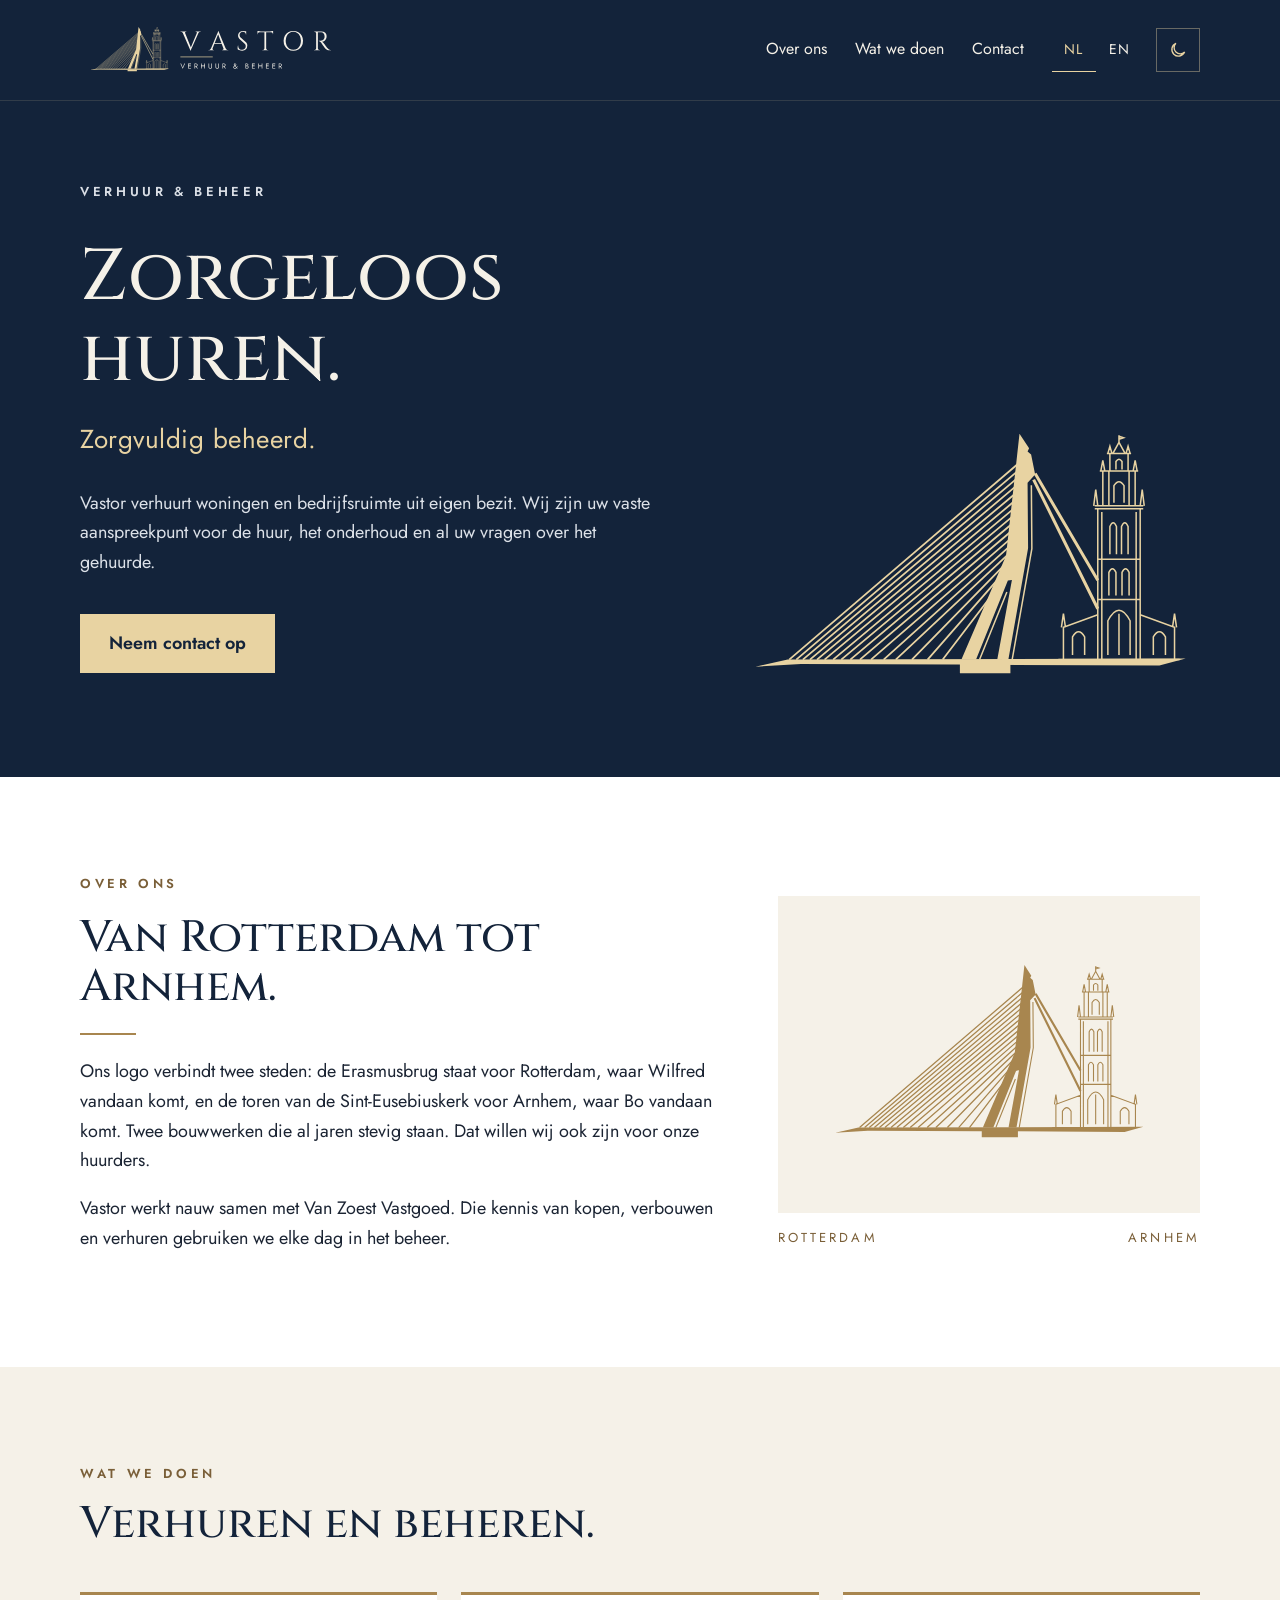
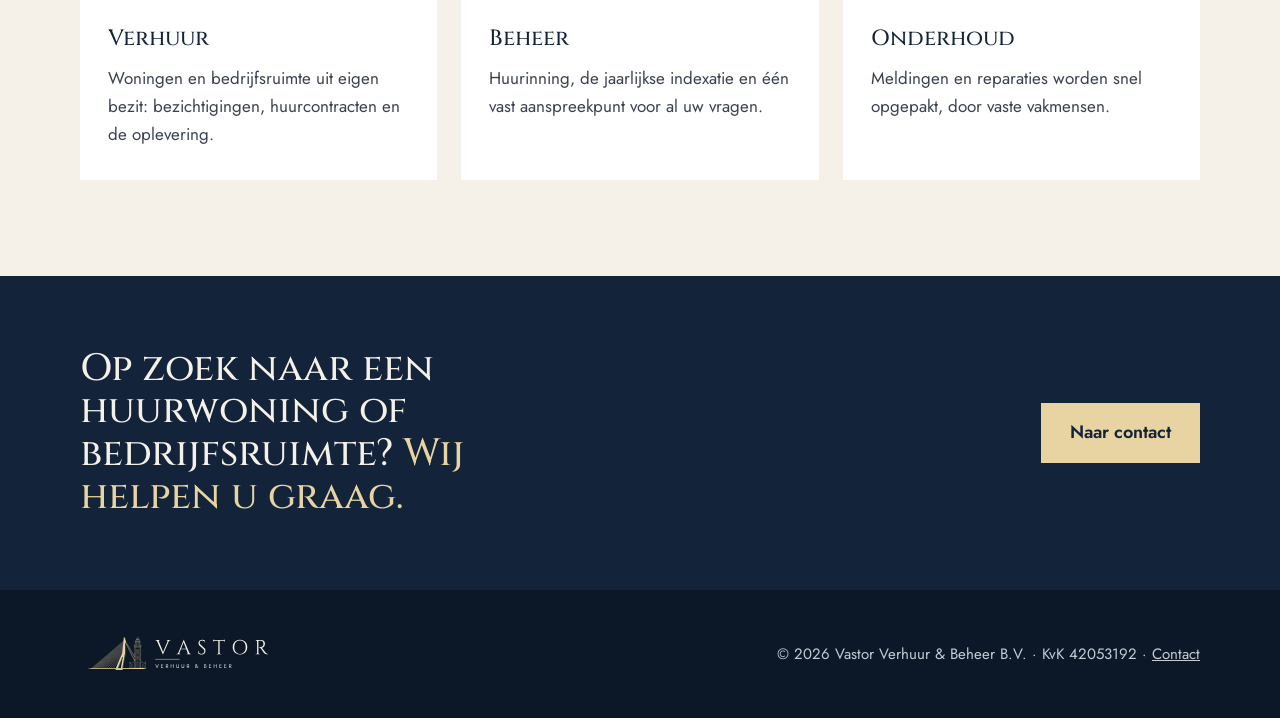
<file: index.html>
﻿<!doctype html>
<html lang="nl">
<head>
<meta charset="utf-8">
<meta name="viewport" content="width=device-width, initial-scale=1">
<title>Vastor Verhuur &amp; Beheer · Zorgeloos huren, zorgvuldig beheerd</title>
<meta name="description" content="Vastor Verhuur &amp; Beheer verhuurt en beheert vastgoed in eigen beheer. Persoonlijk, betrouwbaar en met heldere afspraken.">
<meta property="og:type" content="website">
<meta property="og:site_name" content="Vastor Verhuur &amp; Beheer">
<meta property="og:title" content="Vastor Verhuur &amp; Beheer · Zorgeloos huren, zorgvuldig beheerd">
<meta property="og:description" content="Vastor Verhuur &amp; Beheer verhuurt en beheert vastgoed in eigen beheer. Persoonlijk, betrouwbaar en met heldere afspraken.">
<meta property="og:url" content="https://vastorbeheer.nl/">
<meta property="og:locale" content="nl_NL">
<meta property="og:image" content="https://vastorbeheer.nl/assets/og-image.png">
<meta property="og:image:width" content="1200">
<meta property="og:image:height" content="627">
<meta name="twitter:card" content="summary_large_image">
<link rel="alternate" hreflang="nl" href="index.html">
<link rel="alternate" hreflang="en" href="en/index.html">
<meta name="color-scheme" content="light dark">
<script>try{var t=localStorage.getItem("vastor-thema");if(t)document.documentElement.setAttribute("data-theme",t)}catch(e){}</script>
<link rel="icon" href="assets/favicon.svg" type="image/svg+xml">
<link rel="apple-touch-icon" href="assets/apple-touch-icon.png">
<link rel="stylesheet" href="assets/style.css">
<script src="assets/thema.js" defer></script>
</head>
<body>

<header class="kop">
  <div class="container">
    <a class="logo" href="index.html"><img src="assets/logo-horizontaal-op-blauw.svg" alt="Vastor Verhuur &amp; Beheer" width="260" height="64"></a>
    <div class="navigatie">
      <nav aria-label="Hoofdmenu">
        <ul class="menu">
          <li><a href="#over">Over ons</a></li>
          <li><a href="#diensten">Wat we doen</a></li>
          <li><a href="contact.html">Contact</a></li>
        </ul>
      </nav>
      <div class="instellingen">
        <div class="taal" role="group" aria-label="Taal">
          <span aria-current="true" lang="nl">NL</span>
          <a href="en/index.html" lang="en" hreflang="en" aria-label="English">EN</a>
        </div>
        <button class="thema-knop" type="button" aria-label="Donkere weergave">
          <svg class="maan" viewBox="0 0 24 24" fill="none" stroke="currentColor" stroke-width="1.6" aria-hidden="true"><path d="M20 14.5A8 8 0 1 1 9.5 4a6.5 6.5 0 0 0 10.5 10.5Z"/></svg>
          <svg class="zon" viewBox="0 0 24 24" fill="none" stroke="currentColor" stroke-width="1.6" aria-hidden="true"><circle cx="12" cy="12" r="4"/><path d="M12 2v2M12 20v2M2 12h2M20 12h2M4.9 4.9l1.4 1.4M17.7 17.7l1.4 1.4M4.9 19.1l1.4-1.4M17.7 6.3l1.4-1.4"/></svg>
        </button>
      </div>
    </div>
  </div>
</header>

<main>
  <section class="opening">
    <div class="container">
      <img class="sier" src="assets/beeldmerk-op-blauw.svg" alt="" aria-hidden="true">
      <p class="label">Verhuur &amp; beheer</p>
      <h1>Zorgeloos huren.</h1>
      <p class="ondertitel">Zorgvuldig beheerd.</p>
      <p>Vastor verhuurt woningen en bedrijfsruimte uit eigen bezit. Wij zijn uw vaste aanspreekpunt voor de huur, het onderhoud en al uw vragen over het gehuurde.</p>
      <a class="knop" href="contact.html">Neem contact op</a>
    </div>
  </section>

  <section class="sectie over" id="over">
    <div class="container">
      <div>
        <p class="label">Over ons</p>
        <h2>Van Rotterdam tot Arnhem.</h2>
        <hr class="streep">
        <p>Ons logo verbindt twee steden: de Erasmusbrug staat voor Rotterdam, waar Wilfred vandaan komt, en de toren van de Sint-Eusebiuskerk voor Arnhem, waar Bo vandaan komt. Twee bouwwerken die al jaren stevig staan. Dat willen wij ook zijn voor onze huurders.</p>
        <p>Vastor werkt nauw samen met Van Zoest Vastgoed. Die kennis van kopen, verbouwen en verhuren gebruiken we elke dag in het beheer.</p>
      </div>
      <div>
        <div class="beeld">
          <img class="alleen-licht" src="assets/beeldmerk-nachtblauw.svg" alt="Erasmusbrug en Sint-Eusebiuskerk">
          <img class="alleen-donker" src="assets/beeldmerk-op-blauw.svg" alt="Erasmusbrug en Sint-Eusebiuskerk">
        </div>
        <div class="steden" aria-hidden="true"><span>Rotterdam</span><span>Arnhem</span></div>
      </div>
    </div>
  </section>

  <section class="sectie diensten" id="diensten">
    <div class="container">
      <p class="label">Wat we doen</p>
      <h2>Verhuren en beheren.</h2>
      <div class="raster">
        <article class="kaart">
          <h3>Verhuur</h3>
          <p>Woningen en bedrijfsruimte uit eigen bezit: bezichtigingen, huurcontracten en de oplevering.</p>
        </article>
        <article class="kaart">
          <h3>Beheer</h3>
          <p>Huurinning, de jaarlijkse indexatie en één vast aanspreekpunt voor al uw vragen.</p>
        </article>
        <article class="kaart">
          <h3>Onderhoud</h3>
          <p>Meldingen en reparaties worden snel opgepakt, door vaste vakmensen.</p>
        </article>
      </div>
    </div>
  </section>

  <section class="oproep">
    <div class="container">
      <h2>Op zoek naar een huurwoning of bedrijfsruimte? <span>Wij helpen u graag.</span></h2>
      <a class="knop" href="contact.html">Naar contact</a>
    </div>
  </section>
</main>

<footer class="voet">
  <div class="container">
    <img src="assets/logo-horizontaal-op-blauw.svg" alt="Vastor Verhuur &amp; Beheer" width="195" height="48">
    <p>© 2026 Vastor Verhuur &amp; Beheer B.V. · KvK 42053192 · <a href="contact.html">Contact</a></p>
  </div>
</footer>

</body>
</html>
</file>
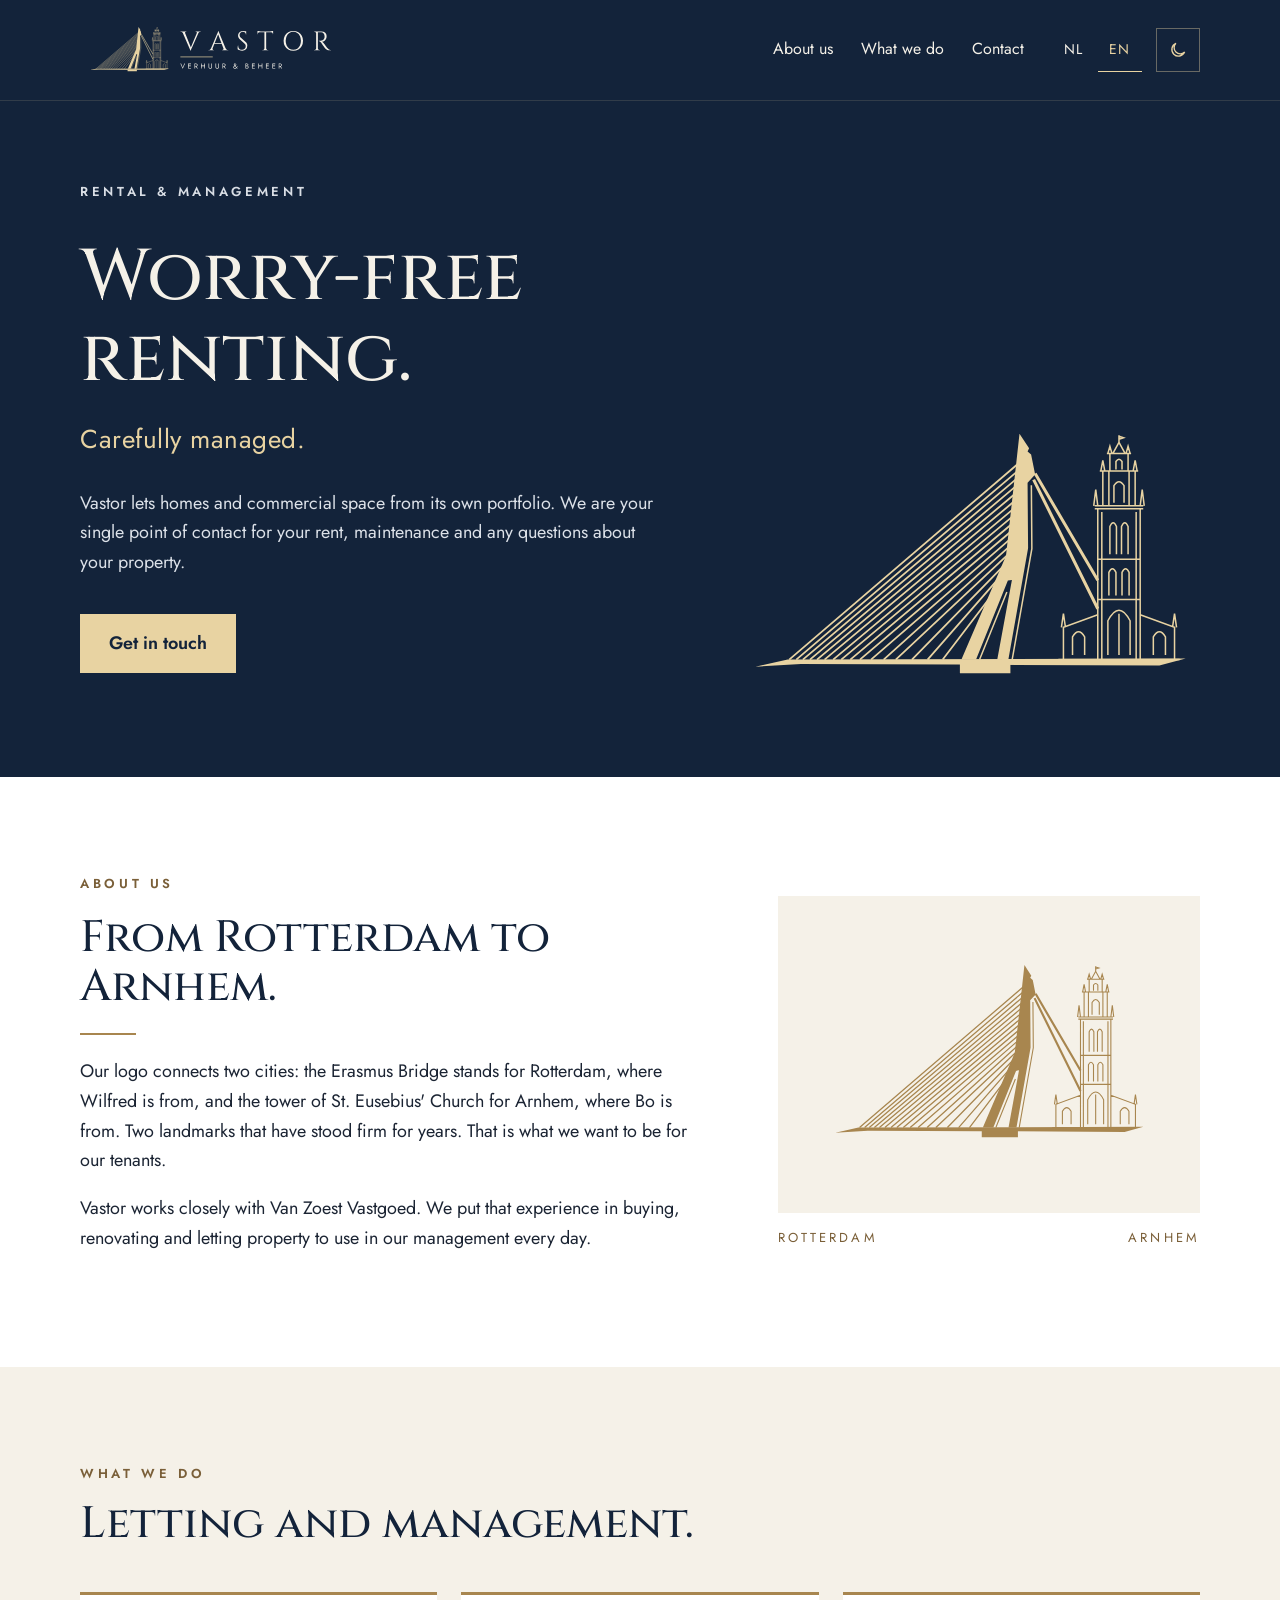
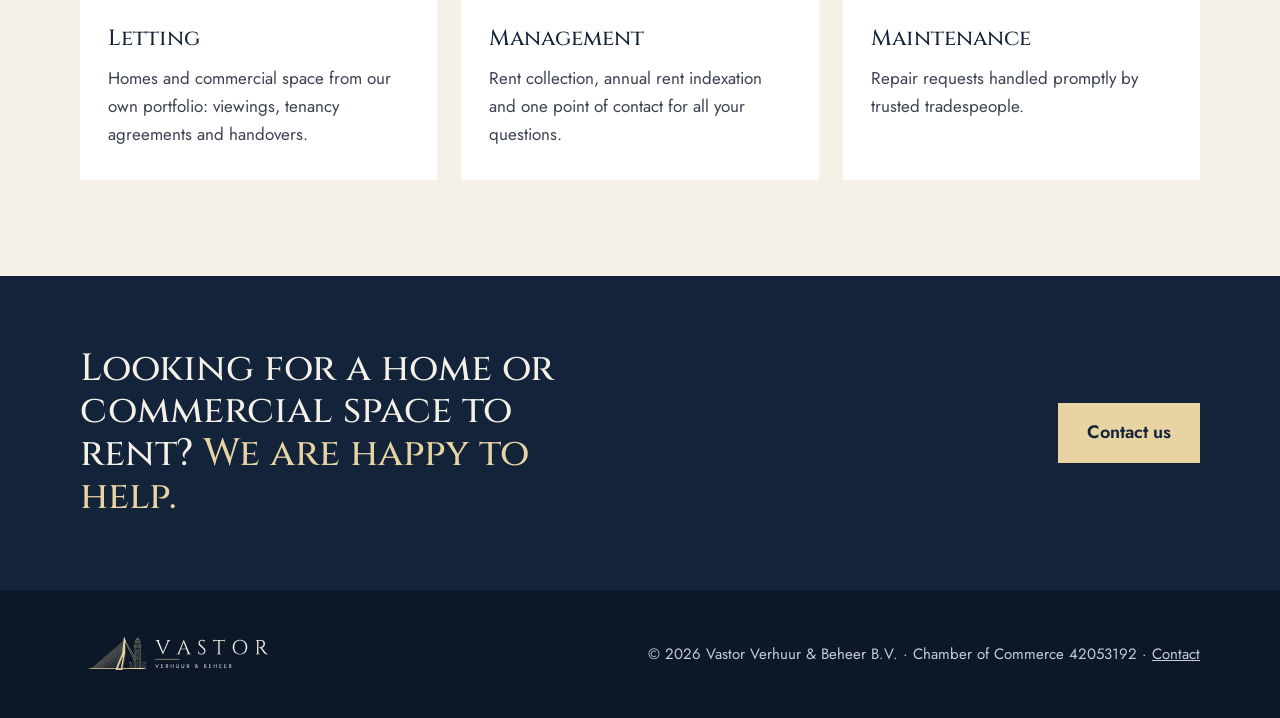
<file: en/index.html>
﻿<!doctype html>
<html lang="en">
<head>
<meta charset="utf-8">
<meta name="viewport" content="width=device-width, initial-scale=1">
<title>Vastor Rental &amp; Property Management · Worry-free renting, careful management</title>
<meta name="description" content="Vastor Verhuur &amp; Beheer lets and manages its own property portfolio. Personal, reliable and with clear agreements.">
<meta property="og:type" content="website">
<meta property="og:site_name" content="Vastor Verhuur &amp; Beheer">
<meta property="og:title" content="Vastor Rental &amp; Property Management · Worry-free renting, careful management">
<meta property="og:description" content="Vastor Verhuur &amp; Beheer lets and manages its own property portfolio. Personal, reliable and with clear agreements.">
<meta property="og:url" content="https://vastorbeheer.nl/en/">
<meta property="og:locale" content="en_GB">
<meta property="og:image" content="https://vastorbeheer.nl/assets/og-image.png">
<meta property="og:image:width" content="1200">
<meta property="og:image:height" content="627">
<meta name="twitter:card" content="summary_large_image">
<link rel="alternate" hreflang="nl" href="../index.html">
<link rel="alternate" hreflang="en" href="index.html">
<meta name="color-scheme" content="light dark">
<script>try{var t=localStorage.getItem("vastor-thema");if(t)document.documentElement.setAttribute("data-theme",t)}catch(e){}</script>
<link rel="icon" href="../assets/favicon.svg" type="image/svg+xml">
<link rel="apple-touch-icon" href="../assets/apple-touch-icon.png">
<link rel="stylesheet" href="../assets/style.css">
<script src="../assets/thema.js" defer></script>
</head>
<body>

<header class="kop">
  <div class="container">
    <a class="logo" href="index.html"><img src="../assets/logo-horizontaal-op-blauw.svg" alt="Vastor Verhuur &amp; Beheer" width="260" height="64"></a>
    <div class="navigatie">
      <nav aria-label="Main menu">
        <ul class="menu">
          <li><a href="#over">About us</a></li>
          <li><a href="#diensten">What we do</a></li>
          <li><a href="contact.html">Contact</a></li>
        </ul>
      </nav>
      <div class="instellingen">
        <div class="taal" role="group" aria-label="Language">
          <a href="../index.html" lang="nl" hreflang="nl" aria-label="Nederlands">NL</a>
          <span aria-current="true" lang="en">EN</span>
        </div>
        <button class="thema-knop" type="button" aria-label="Dark mode">
          <svg class="maan" viewBox="0 0 24 24" fill="none" stroke="currentColor" stroke-width="1.6" aria-hidden="true"><path d="M20 14.5A8 8 0 1 1 9.5 4a6.5 6.5 0 0 0 10.5 10.5Z"/></svg>
          <svg class="zon" viewBox="0 0 24 24" fill="none" stroke="currentColor" stroke-width="1.6" aria-hidden="true"><circle cx="12" cy="12" r="4"/><path d="M12 2v2M12 20v2M2 12h2M20 12h2M4.9 4.9l1.4 1.4M17.7 17.7l1.4 1.4M4.9 19.1l1.4-1.4M17.7 6.3l1.4-1.4"/></svg>
        </button>
      </div>
    </div>
  </div>
</header>

<main>
  <section class="opening">
    <div class="container">
      <img class="sier" src="../assets/beeldmerk-op-blauw.svg" alt="" aria-hidden="true">
      <p class="label">Rental &amp; management</p>
      <h1>Worry-free renting.</h1>
      <p class="ondertitel">Carefully managed.</p>
      <p>Vastor lets homes and commercial space from its own portfolio. We are your single point of contact for your rent, maintenance and any questions about your property.</p>
      <a class="knop" href="contact.html">Get in touch</a>
    </div>
  </section>

  <section class="sectie over" id="over">
    <div class="container">
      <div>
        <p class="label">About us</p>
        <h2>From Rotterdam to Arnhem.</h2>
        <hr class="streep">
        <p>Our logo connects two cities: the Erasmus Bridge stands for Rotterdam, where Wilfred is from, and the tower of St. Eusebius' Church for Arnhem, where Bo is from. Two landmarks that have stood firm for years. That is what we want to be for our tenants.</p>
        <p>Vastor works closely with Van Zoest Vastgoed. We put that experience in buying, renovating and letting property to use in our management every day.</p>
      </div>
      <div>
        <div class="beeld">
          <img class="alleen-licht" src="../assets/beeldmerk-nachtblauw.svg" alt="Erasmus Bridge and St. Eusebius' Church">
          <img class="alleen-donker" src="../assets/beeldmerk-op-blauw.svg" alt="Erasmus Bridge and St. Eusebius' Church">
        </div>
        <div class="steden" aria-hidden="true"><span>Rotterdam</span><span>Arnhem</span></div>
      </div>
    </div>
  </section>

  <section class="sectie diensten" id="diensten">
    <div class="container">
      <p class="label">What we do</p>
      <h2>Letting and management.</h2>
      <div class="raster">
        <article class="kaart">
          <h3>Letting</h3>
          <p>Homes and commercial space from our own portfolio: viewings, tenancy agreements and handovers.</p>
        </article>
        <article class="kaart">
          <h3>Management</h3>
          <p>Rent collection, annual rent indexation and one point of contact for all your questions.</p>
        </article>
        <article class="kaart">
          <h3>Maintenance</h3>
          <p>Repair requests handled promptly by trusted tradespeople.</p>
        </article>
      </div>
    </div>
  </section>

  <section class="oproep">
    <div class="container">
      <h2>Looking for a home or commercial space to rent? <span>We are happy to help.</span></h2>
      <a class="knop" href="contact.html">Contact us</a>
    </div>
  </section>
</main>

<footer class="voet">
  <div class="container">
    <img src="../assets/logo-horizontaal-op-blauw.svg" alt="Vastor Verhuur &amp; Beheer" width="195" height="48">
    <p>© 2026 Vastor Verhuur &amp; Beheer B.V. · Chamber of Commerce 42053192 · <a href="contact.html">Contact</a></p>
  </div>
</footer>

</body>
</html>
</file>
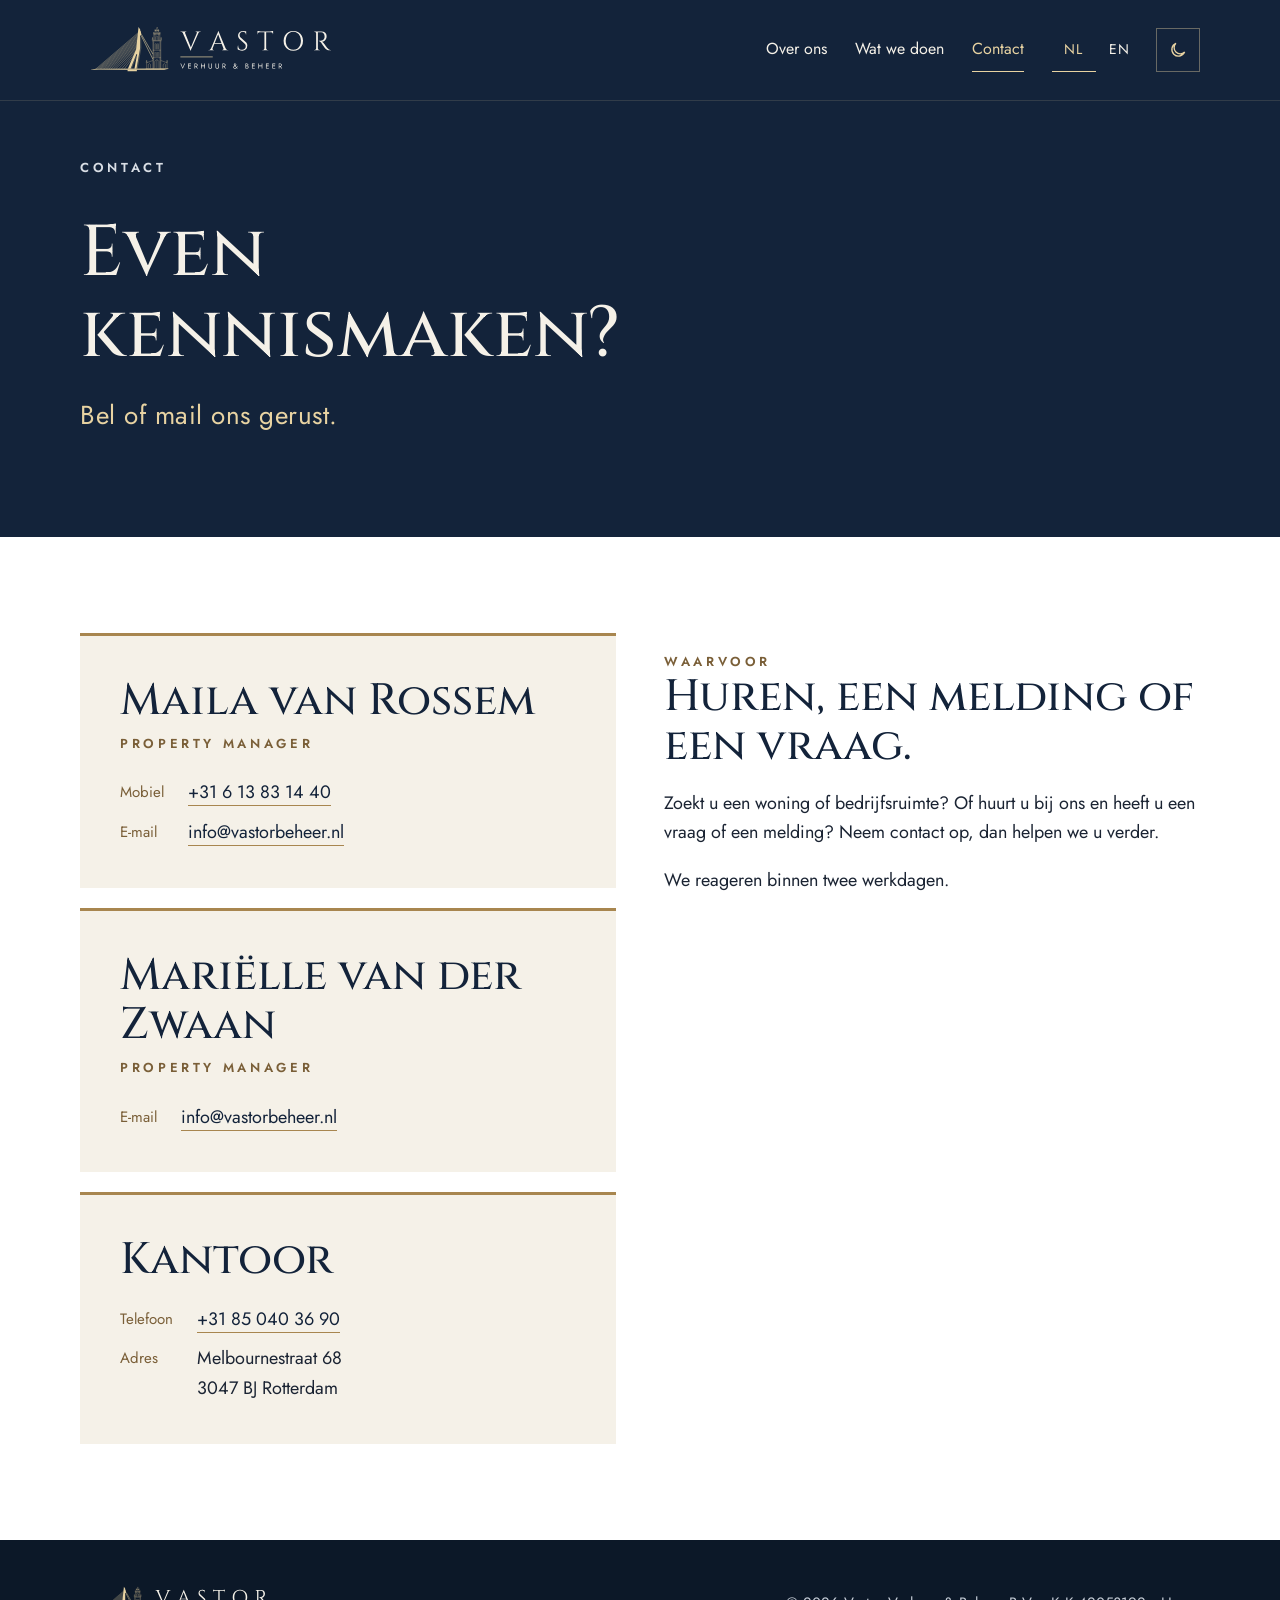
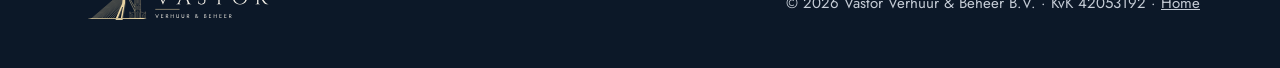
<file: contact.html>
﻿<!doctype html>
<html lang="nl">
<head>
<meta charset="utf-8">
<meta name="viewport" content="width=device-width, initial-scale=1">
<title>Contact · Vastor Verhuur &amp; Beheer</title>
<meta name="description" content="Neem contact op met Vastor Verhuur &amp; Beheer.">
<meta property="og:type" content="website">
<meta property="og:site_name" content="Vastor Verhuur &amp; Beheer">
<meta property="og:title" content="Contact · Vastor Verhuur &amp; Beheer">
<meta property="og:description" content="Neem contact op met Vastor Verhuur &amp; Beheer.">
<meta property="og:url" content="https://vastorbeheer.nl/contact.html">
<meta property="og:locale" content="nl_NL">
<meta property="og:image" content="https://vastorbeheer.nl/assets/og-image.png">
<meta property="og:image:width" content="1200">
<meta property="og:image:height" content="627">
<meta name="twitter:card" content="summary_large_image">
<link rel="alternate" hreflang="nl" href="contact.html">
<link rel="alternate" hreflang="en" href="en/contact.html">
<meta name="color-scheme" content="light dark">
<script>try{var t=localStorage.getItem("vastor-thema");if(t)document.documentElement.setAttribute("data-theme",t)}catch(e){}</script>
<link rel="icon" href="assets/favicon.svg" type="image/svg+xml">
<link rel="apple-touch-icon" href="assets/apple-touch-icon.png">
<link rel="stylesheet" href="assets/style.css">
<script src="assets/thema.js" defer></script>
</head>
<body>

<header class="kop">
  <div class="container">
    <a class="logo" href="index.html"><img src="assets/logo-horizontaal-op-blauw.svg" alt="Vastor Verhuur &amp; Beheer" width="260" height="64"></a>
    <div class="navigatie">
      <nav aria-label="Hoofdmenu">
        <ul class="menu">
          <li><a href="index.html#over">Over ons</a></li>
          <li><a href="index.html#diensten">Wat we doen</a></li>
          <li><a href="contact.html" aria-current="page">Contact</a></li>
        </ul>
      </nav>
      <div class="instellingen">
        <div class="taal" role="group" aria-label="Taal">
          <span aria-current="true" lang="nl">NL</span>
          <a href="en/contact.html" lang="en" hreflang="en" aria-label="English">EN</a>
        </div>
        <button class="thema-knop" type="button" aria-label="Donkere weergave">
          <svg class="maan" viewBox="0 0 24 24" fill="none" stroke="currentColor" stroke-width="1.6" aria-hidden="true"><path d="M20 14.5A8 8 0 1 1 9.5 4a6.5 6.5 0 0 0 10.5 10.5Z"/></svg>
          <svg class="zon" viewBox="0 0 24 24" fill="none" stroke="currentColor" stroke-width="1.6" aria-hidden="true"><circle cx="12" cy="12" r="4"/><path d="M12 2v2M12 20v2M2 12h2M20 12h2M4.9 4.9l1.4 1.4M17.7 17.7l1.4 1.4M4.9 19.1l1.4-1.4M17.7 6.3l1.4-1.4"/></svg>
        </button>
      </div>
    </div>
  </div>
</header>

<main>
  <section class="opening klein">
    <div class="container">
      <p class="label">Contact</p>
      <h1>Even kennismaken?</h1>
      <p class="ondertitel">Bel of mail ons gerust.</p>
    </div>
  </section>

  <section class="sectie contact">
    <div class="container">
      <div class="personen">
        <div class="persoon">
          <h2>Maila van Rossem</h2>
          <p class="functie">Property Manager</p>
          <dl class="gegevens">
            <dt>Mobiel</dt>
            <dd><a href="tel:+31613831440">+31 6 13 83 14 40</a></dd>
            <dt>E-mail</dt>
            <dd><a href="mailto:info@vastorbeheer.nl">info@vastorbeheer.nl</a></dd>
          </dl>
        </div>
        <div class="persoon">
          <h2>Mariëlle van der Zwaan</h2>
          <p class="functie">Property Manager</p>
          <dl class="gegevens">
            <dt>E-mail</dt>
            <dd><a href="mailto:info@vastorbeheer.nl">info@vastorbeheer.nl</a></dd>
          </dl>
        </div>
        <div class="persoon">
          <h2>Kantoor</h2>
          <dl class="gegevens" style="margin-top: 20px">
            <dt>Telefoon</dt>
            <dd><a href="tel:+31850403690">+31 85 040 36 90</a></dd>
            <dt>Adres</dt>
            <dd>Melbournestraat 68<br>3047 BJ Rotterdam</dd>
          </dl>
        </div>
      </div>
      <div class="uitleg">
        <p class="label">Waarvoor</p>
        <h2>Huren, een melding of een vraag.</h2>
        <p>Zoekt u een woning of bedrijfsruimte? Of huurt u bij ons en heeft u een vraag of een melding? Neem contact op, dan helpen we u verder.</p>
        <p>We reageren binnen twee werkdagen.</p>
      </div>
    </div>
  </section>
</main>

<footer class="voet">
  <div class="container">
    <img src="assets/logo-horizontaal-op-blauw.svg" alt="Vastor Verhuur &amp; Beheer" width="195" height="48">
    <p>© 2026 Vastor Verhuur &amp; Beheer B.V. · KvK 42053192 · <a href="index.html">Home</a></p>
  </div>
</footer>

</body>
</html>
</file>
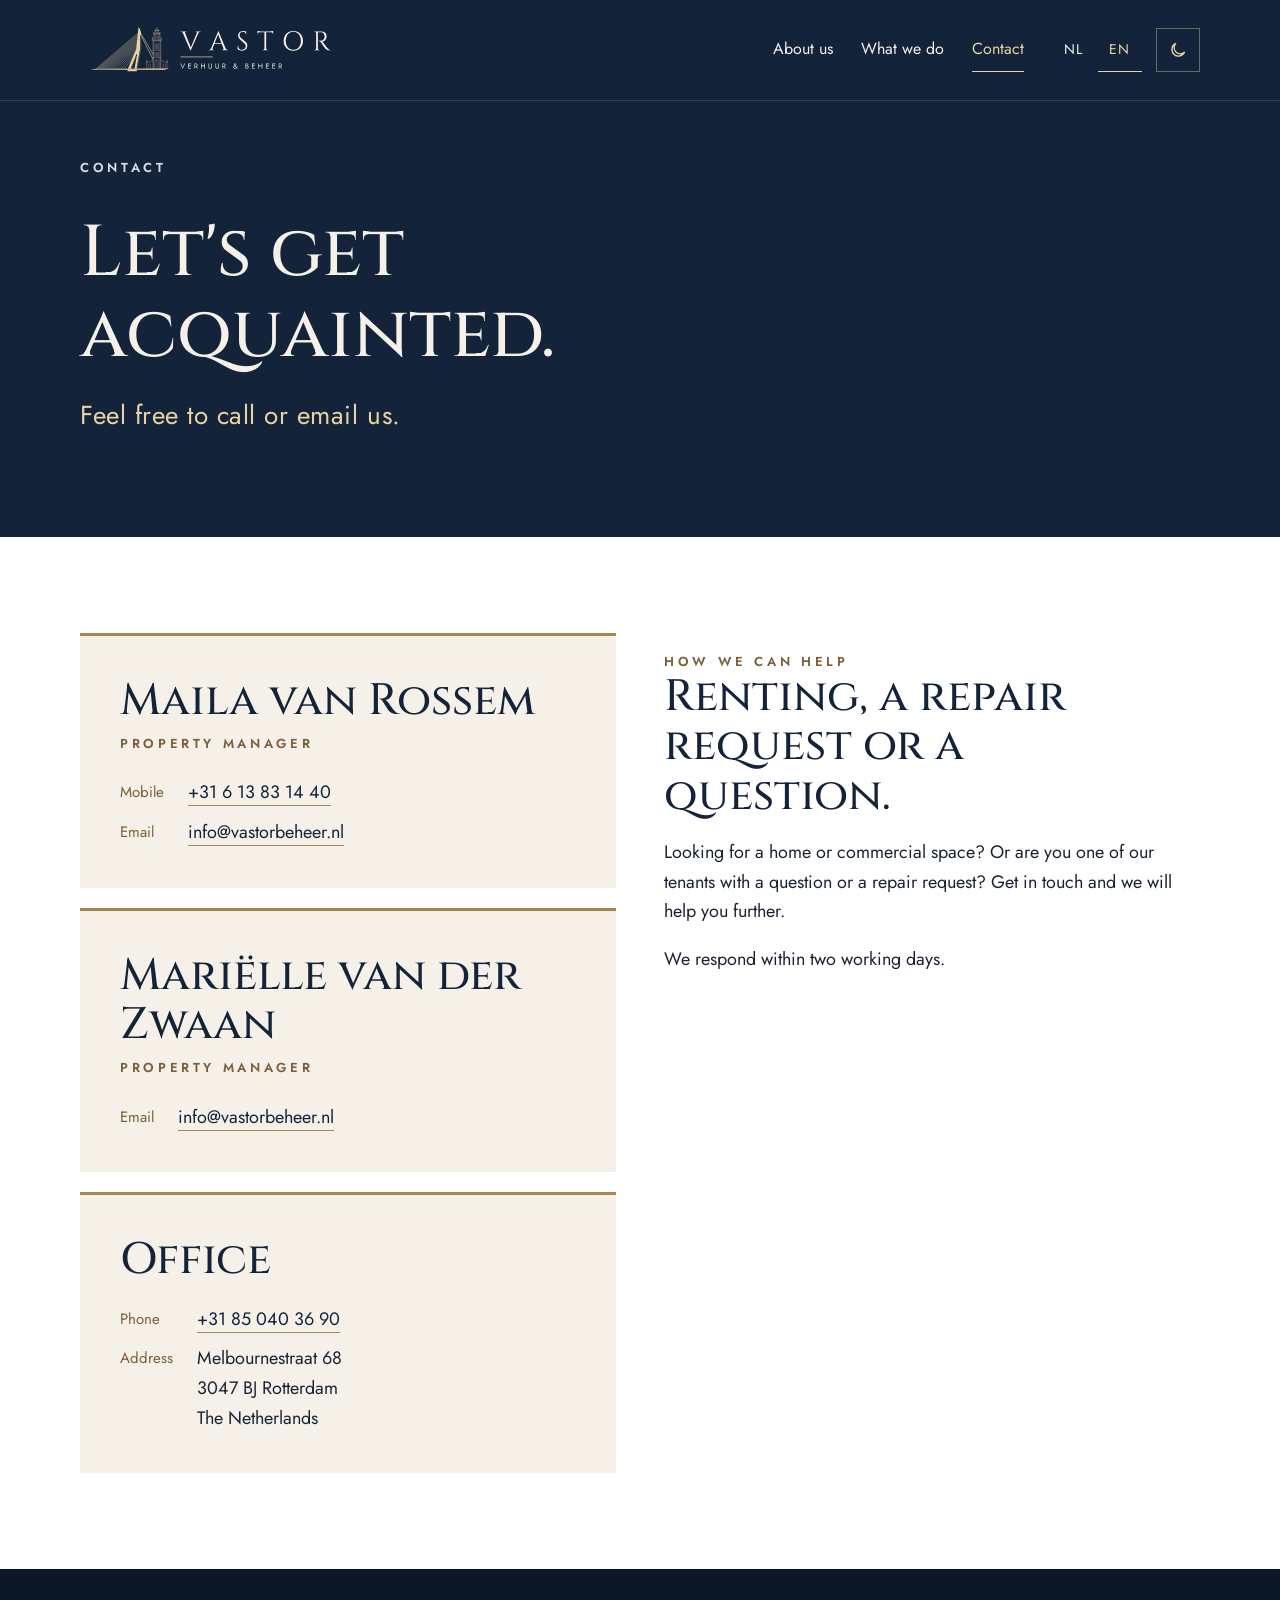
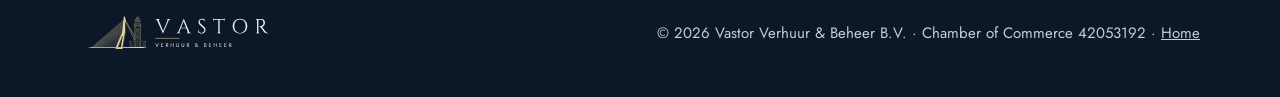
<file: en/contact.html>
﻿<!doctype html>
<html lang="en">
<head>
<meta charset="utf-8">
<meta name="viewport" content="width=device-width, initial-scale=1">
<title>Contact · Vastor Rental &amp; Property Management</title>
<meta name="description" content="Get in touch with Vastor Verhuur &amp; Beheer.">
<meta property="og:type" content="website">
<meta property="og:site_name" content="Vastor Verhuur &amp; Beheer">
<meta property="og:title" content="Contact · Vastor Rental &amp; Property Management">
<meta property="og:description" content="Get in touch with Vastor Verhuur &amp; Beheer.">
<meta property="og:url" content="https://vastorbeheer.nl/en/contact.html">
<meta property="og:locale" content="en_GB">
<meta property="og:image" content="https://vastorbeheer.nl/assets/og-image.png">
<meta property="og:image:width" content="1200">
<meta property="og:image:height" content="627">
<meta name="twitter:card" content="summary_large_image">
<link rel="alternate" hreflang="nl" href="../contact.html">
<link rel="alternate" hreflang="en" href="contact.html">
<meta name="color-scheme" content="light dark">
<script>try{var t=localStorage.getItem("vastor-thema");if(t)document.documentElement.setAttribute("data-theme",t)}catch(e){}</script>
<link rel="icon" href="../assets/favicon.svg" type="image/svg+xml">
<link rel="apple-touch-icon" href="../assets/apple-touch-icon.png">
<link rel="stylesheet" href="../assets/style.css">
<script src="../assets/thema.js" defer></script>
</head>
<body>

<header class="kop">
  <div class="container">
    <a class="logo" href="index.html"><img src="../assets/logo-horizontaal-op-blauw.svg" alt="Vastor Verhuur &amp; Beheer" width="260" height="64"></a>
    <div class="navigatie">
      <nav aria-label="Main menu">
        <ul class="menu">
          <li><a href="index.html#over">About us</a></li>
          <li><a href="index.html#diensten">What we do</a></li>
          <li><a href="contact.html" aria-current="page">Contact</a></li>
        </ul>
      </nav>
      <div class="instellingen">
        <div class="taal" role="group" aria-label="Language">
          <a href="../contact.html" lang="nl" hreflang="nl" aria-label="Nederlands">NL</a>
          <span aria-current="true" lang="en">EN</span>
        </div>
        <button class="thema-knop" type="button" aria-label="Dark mode">
          <svg class="maan" viewBox="0 0 24 24" fill="none" stroke="currentColor" stroke-width="1.6" aria-hidden="true"><path d="M20 14.5A8 8 0 1 1 9.5 4a6.5 6.5 0 0 0 10.5 10.5Z"/></svg>
          <svg class="zon" viewBox="0 0 24 24" fill="none" stroke="currentColor" stroke-width="1.6" aria-hidden="true"><circle cx="12" cy="12" r="4"/><path d="M12 2v2M12 20v2M2 12h2M20 12h2M4.9 4.9l1.4 1.4M17.7 17.7l1.4 1.4M4.9 19.1l1.4-1.4M17.7 6.3l1.4-1.4"/></svg>
        </button>
      </div>
    </div>
  </div>
</header>

<main>
  <section class="opening klein">
    <div class="container">
      <p class="label">Contact</p>
      <h1>Let's get acquainted.</h1>
      <p class="ondertitel">Feel free to call or email us.</p>
    </div>
  </section>

  <section class="sectie contact">
    <div class="container">
      <div class="personen">
        <div class="persoon">
          <h2>Maila van Rossem</h2>
          <p class="functie">Property Manager</p>
          <dl class="gegevens">
            <dt>Mobile</dt>
            <dd><a href="tel:+31613831440">+31 6 13 83 14 40</a></dd>
            <dt>Email</dt>
            <dd><a href="mailto:info@vastorbeheer.nl">info@vastorbeheer.nl</a></dd>
          </dl>
        </div>
        <div class="persoon">
          <h2>Mariëlle van der Zwaan</h2>
          <p class="functie">Property Manager</p>
          <dl class="gegevens">
            <dt>Email</dt>
            <dd><a href="mailto:info@vastorbeheer.nl">info@vastorbeheer.nl</a></dd>
          </dl>
        </div>
        <div class="persoon">
          <h2>Office</h2>
          <dl class="gegevens" style="margin-top: 20px">
            <dt>Phone</dt>
            <dd><a href="tel:+31850403690">+31 85 040 36 90</a></dd>
            <dt>Address</dt>
            <dd>Melbournestraat 68<br>3047 BJ Rotterdam<br>The Netherlands</dd>
          </dl>
        </div>
      </div>
      <div class="uitleg">
        <p class="label">How we can help</p>
        <h2>Renting, a repair request or a question.</h2>
        <p>Looking for a home or commercial space? Or are you one of our tenants with a question or a repair request? Get in touch and we will help you further.</p>
        <p>We respond within two working days.</p>
      </div>
    </div>
  </section>
</main>

<footer class="voet">
  <div class="container">
    <img src="../assets/logo-horizontaal-op-blauw.svg" alt="Vastor Verhuur &amp; Beheer" width="195" height="48">
    <p>© 2026 Vastor Verhuur &amp; Beheer B.V. · Chamber of Commerce 42053192 · <a href="index.html">Home</a></p>
  </div>
</footer>

</body>
</html>
</file>
<file: assets/style.css>
/* Vastor Verhuur & Beheer — huisstijl 1.0, licht en donker. Lettertypen staan op de eigen server (geen Google Fonts). */
@font-face { font-family: "Cinzel"; src: url("fonts/Cinzel.ttf") format("truetype"); font-weight: 400 900; font-style: normal; font-display: swap; }
@font-face { font-family: "Jost"; src: url("fonts/Jost.ttf") format("truetype"); font-weight: 100 900; font-style: normal; font-display: swap; }

/* Huisstijlkleuren */
:root {
  --nachtblauw: #13233A;
  --messing: #A8864F;
  --messing-donker: #7A5F38;
  --champagne: #E8D3A2;
  --mistblauw: #D9DEE5;
  --ivoor: #F5F1E8;
  --kop: "Cinzel", Georgia, serif;
  --tekst: "Jost", Arial, sans-serif;
  --breed: 1120px;
}

/* Licht (standaard) */
:root {
  color-scheme: light;
  --bg: #FFFFFF;
  --bg-alt: var(--ivoor);
  --kaart: #FFFFFF;
  --persoon: var(--ivoor);
  --tekstkleur: #1B2433;
  --tekst-zacht: #3A4250;
  --koptekst: var(--nachtblauw);
  --label: var(--messing-donker);
  --lijn: var(--messing);
  --link: var(--nachtblauw);
  --link-hover: var(--messing-donker);
  --donker-vlak: var(--nachtblauw);
  --voet: #0C1828;
  --beeld-vlak: var(--ivoor);
}

/* Donker */
:root[data-theme="dark"] {
  color-scheme: dark;
  --bg: #0E1A2B;
  --bg-alt: #13233A;
  --kaart: #1A2D47;
  --persoon: #1A2D47;
  --tekstkleur: #E4E8EE;
  --tekst-zacht: #B9C1CD;
  --koptekst: var(--ivoor);
  --label: var(--champagne);
  --lijn: var(--messing);
  --link: var(--champagne);
  --link-hover: #FFFFFF;
  --donker-vlak: #0A1422;
  --voet: #070F1A;
  --beeld-vlak: #13233A;
}
@media (prefers-color-scheme: dark) {
  :root:not([data-theme="light"]) {
    color-scheme: dark;
    --bg: #0E1A2B;
    --bg-alt: #13233A;
    --kaart: #1A2D47;
    --persoon: #1A2D47;
    --tekstkleur: #E4E8EE;
    --tekst-zacht: #B9C1CD;
    --koptekst: var(--ivoor);
    --label: var(--champagne);
    --lijn: var(--messing);
    --link: var(--champagne);
    --link-hover: #FFFFFF;
    --donker-vlak: #0A1422;
    --voet: #070F1A;
    --beeld-vlak: #13233A;
  }
}

* { box-sizing: border-box; }
html { scroll-behavior: smooth; }
body { margin: 0; background: var(--bg); color: var(--tekstkleur); font-family: var(--tekst); font-size: 18px; line-height: 1.65; }
img { max-width: 100%; display: block; }
a { color: var(--link); }
a:hover { color: var(--link-hover); }
:focus-visible { outline: 2px solid var(--messing); outline-offset: 3px; }

.container { width: min(100% - 32px, var(--breed)); margin-inline: auto; }
.label { font-size: 13px; font-weight: 600; letter-spacing: 0.28em; text-transform: uppercase; color: var(--label); margin: 0 0 14px; }
h1, h2, h3 { font-family: var(--kop); color: var(--koptekst); margin: 0; line-height: 1.12; font-weight: 500; }
h2 { font-size: clamp(30px, 4.5vw, 44px); }
h3 { font-size: 22px; }
.streep { width: 56px; height: 2px; background: var(--lijn); margin: 22px 0; border: 0; }

/* Beeld dat per thema wisselt */
.alleen-donker { display: none; }
:root[data-theme="dark"] .alleen-licht { display: none; }
:root[data-theme="dark"] .alleen-donker { display: block; }
@media (prefers-color-scheme: dark) {
  :root:not([data-theme="light"]) .alleen-licht { display: none; }
  :root:not([data-theme="light"]) .alleen-donker { display: block; }
}

/* Kop en menu */
.kop { background: var(--donker-vlak); border-bottom: 1px solid rgba(232, 211, 162, 0.14); }
.kop .container { display: flex; flex-wrap: wrap; gap: 16px 32px; align-items: center; justify-content: space-between; padding-block: 18px; }
.kop .logo img { height: 64px; width: auto; }
.navigatie { display: flex; flex-wrap: wrap; gap: 8px 28px; align-items: center; }
.menu { display: flex; flex-wrap: wrap; gap: 4px 28px; margin: 0; padding: 0; list-style: none; }
.menu a { color: var(--ivoor); text-decoration: none; font-size: 16px; padding: 8px 0; display: inline-block; border-bottom: 1px solid transparent; }
.menu a:hover, .menu a[aria-current="page"] { color: var(--champagne); border-bottom-color: var(--champagne); }
.instellingen { display: flex; align-items: center; gap: 14px; }
.taal { display: flex; gap: 2px; font-size: 14px; letter-spacing: 0.12em; }
.taal a, .taal span { color: var(--ivoor); text-decoration: none; padding: 10px 6px; min-width: 44px; text-align: center; }
.taal [aria-current="true"] { color: var(--champagne); border-bottom: 1px solid var(--champagne); }
.taal a:hover { color: var(--champagne); }
.thema-knop { width: 44px; height: 44px; display: grid; place-items: center; background: transparent; border: 1px solid rgba(232, 211, 162, 0.4); color: var(--champagne); cursor: pointer; padding: 0; }
.thema-knop:hover { border-color: var(--champagne); }
.thema-knop svg { width: 20px; height: 20px; }
.thema-knop .zon { display: none; }
:root[data-theme="dark"] .thema-knop .zon { display: block; }
:root[data-theme="dark"] .thema-knop .maan { display: none; }
@media (prefers-color-scheme: dark) {
  :root:not([data-theme="light"]) .thema-knop .zon { display: block; }
  :root:not([data-theme="light"]) .thema-knop .maan { display: none; }
}

/* Opening */
.opening { background: var(--donker-vlak); color: var(--ivoor); padding: 80px 0 104px; overflow: hidden; }
.opening .container { position: relative; }
.opening .label { color: var(--mistblauw); }
.opening h1 { color: var(--ivoor); font-size: clamp(38px, 6.5vw, 72px); max-width: 13ch; }
.opening .ondertitel { font-size: clamp(20px, 2.6vw, 26px); color: var(--champagne); margin: 18px 0 28px; letter-spacing: 0.02em; }
.opening p { max-width: 580px; margin: 0 0 36px; color: #DCE1E8; }
.opening .sier { position: absolute; right: -20px; bottom: -40px; width: 500px; pointer-events: none; }
@media (max-width: 1100px) { .opening .sier { width: 420px; } }
.opening.klein { padding: 56px 0 72px; }

.knop { display: inline-block; background: var(--champagne); color: var(--nachtblauw); font-weight: 600; text-decoration: none; padding: 14px 28px; border: 1px solid var(--champagne); }
.knop:hover { background: transparent; color: var(--champagne); }

/* Over ons */
.sectie { padding: 96px 0; }
.over .container { display: grid; grid-template-columns: minmax(0, 3fr) minmax(0, 2fr); gap: 64px; align-items: center; }
.over p { margin: 0 0 18px; }
.over .beeld { background: var(--beeld-vlak); aspect-ratio: 4 / 3; display: grid; place-items: center; padding: 32px; }
.over .steden { display: flex; justify-content: space-between; margin-top: 14px; font-size: 13px; letter-spacing: 0.24em; text-transform: uppercase; color: var(--label); }

/* Wat we doen */
.diensten { background: var(--bg-alt); }
.diensten .raster { display: grid; grid-template-columns: repeat(3, minmax(0, 1fr)); gap: 24px; margin-top: 44px; }
.kaart { background: var(--kaart); padding: 32px 28px; border-top: 3px solid var(--lijn); }
.kaart p { margin: 12px 0 0; font-size: 17px; color: var(--tekst-zacht); }

/* Oproep */
.oproep { background: var(--donker-vlak); color: var(--ivoor); padding: 72px 0; }
.oproep .container { display: flex; flex-wrap: wrap; gap: 24px 48px; align-items: center; justify-content: space-between; }
.oproep h2 { color: var(--ivoor); font-size: clamp(26px, 3.6vw, 38px); max-width: 22ch; }
.oproep h2 span { color: var(--champagne); }

/* Contact */
.contact .container { display: grid; grid-template-columns: minmax(0, 1fr) minmax(0, 1fr); gap: 48px; align-items: start; }
.personen { display: flex; flex-direction: column; gap: 20px; }
.persoon { background: var(--persoon); padding: 40px; border-top: 3px solid var(--lijn); }
.persoon .functie { margin: 8px 0 24px; font-size: 13px; font-weight: 600; letter-spacing: 0.28em; text-transform: uppercase; color: var(--label); }
.gegevens { margin: 0; display: grid; grid-template-columns: auto 1fr; gap: 10px 24px; }
.gegevens dt { color: var(--label); font-size: 15px; padding-top: 2px; }
.gegevens dd { margin: 0; overflow-wrap: anywhere; }
.gegevens a { text-decoration: none; border-bottom: 1px solid var(--lijn); }
.contact .uitleg p { margin: 18px 0 0; }

/* Voet */
.voet { background: var(--voet); color: #C5CCD6; padding: 40px 0; font-size: 15px; }
.voet .container { display: flex; flex-wrap: wrap; gap: 16px 32px; align-items: center; justify-content: space-between; }
.voet img { height: 48px; width: auto; }
.voet p { margin: 0; }
.voet a { color: #C5CCD6; }

/* Tablet: iets meer ruimte langs de rand */
@media (min-width: 600px) {
  .container { width: min(100% - 64px, var(--breed)); }
}
/* Tablet staand: beeld bij 'Over ons' niet schermbreed */
@media (min-width: 600px) and (max-width: 820px) {
  .over .beeld, .over .steden { max-width: 440px; }
}

@media (max-width: 820px) {
  body { font-size: 17px; }
  .sectie { padding: 64px 0; }
  .over .container, .contact .container { grid-template-columns: minmax(0, 1fr); gap: 36px; }
  .diensten .raster { grid-template-columns: minmax(0, 1fr); }
  .opening { padding: 48px 0 72px; }
  .opening .sier { display: none; }
  .kop .logo img { height: 48px; }
  .persoon { padding: 28px 24px; }
}
</file>
